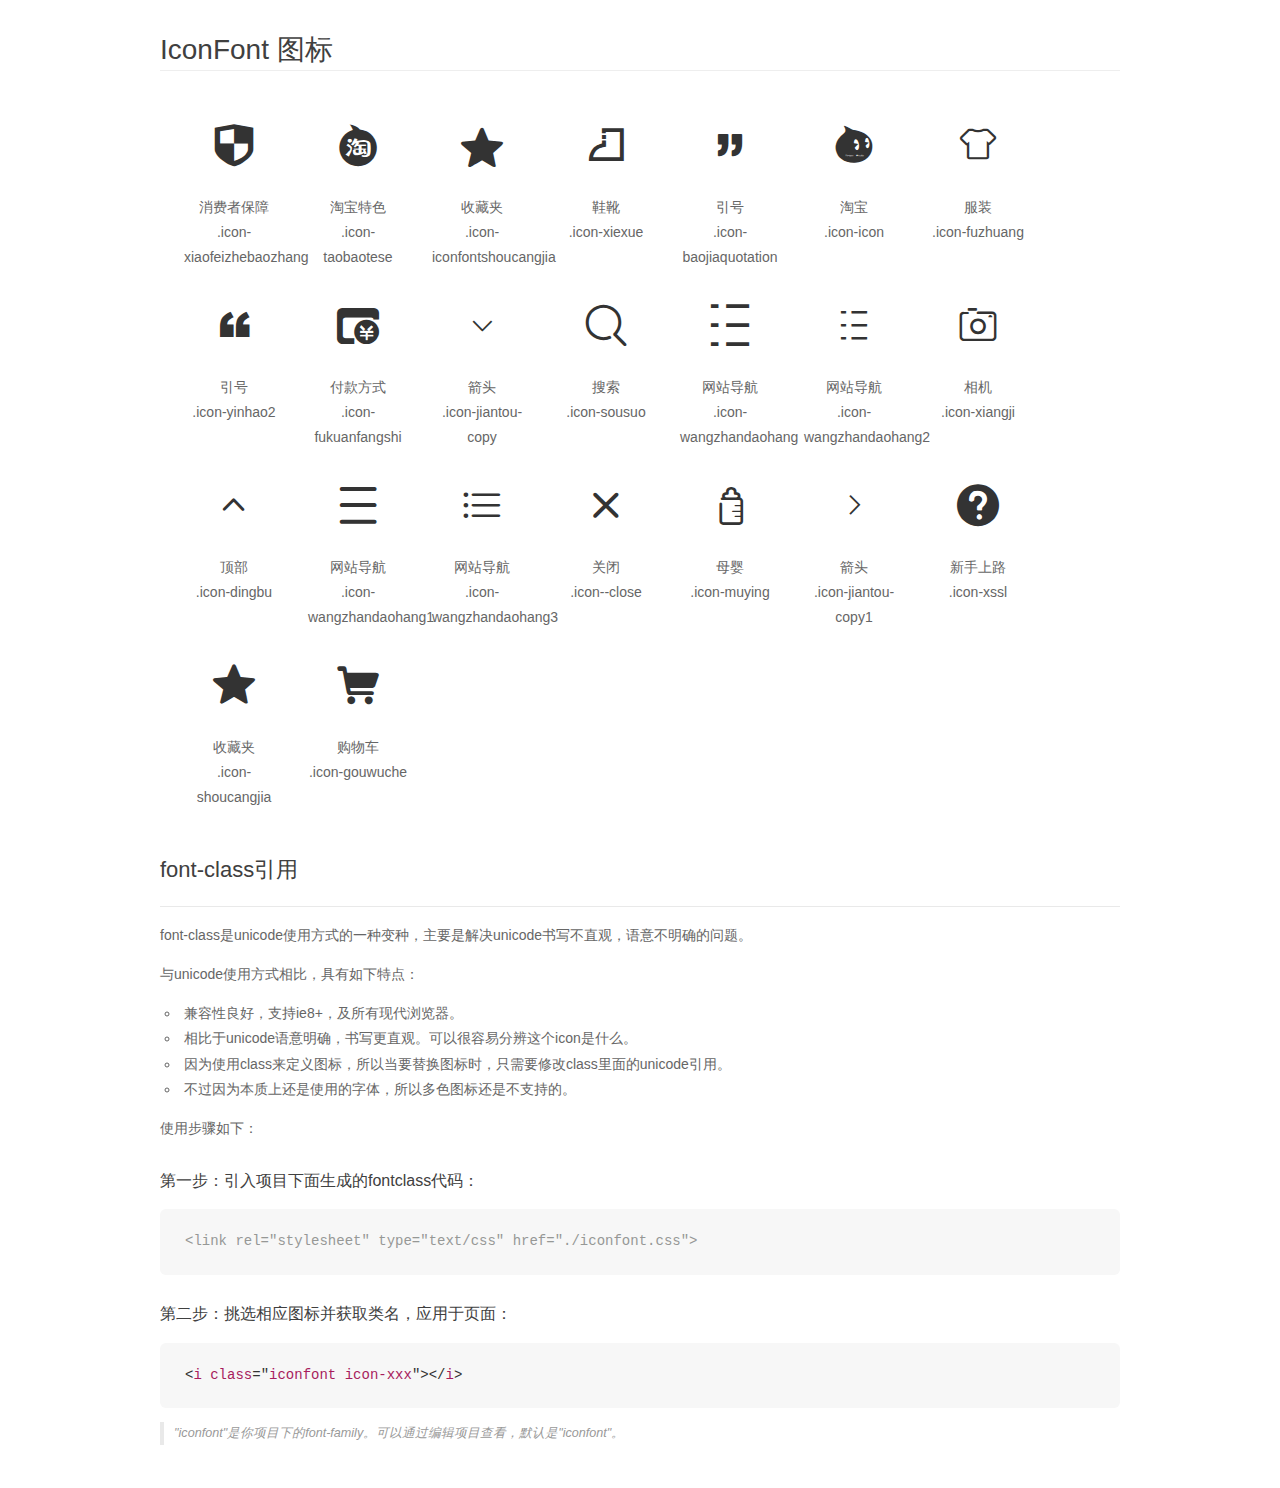
<file: font/demo_fontclass.html>
<!DOCTYPE html>
<html>
<head>
    <meta charset="utf-8"/>
    <title>IconFont</title>
    <link rel="stylesheet" href="demo.css">
    <link rel="stylesheet" href="iconfont.css">
</head>
<body>
    <div class="main markdown">
        <h1>IconFont 图标</h1>
        <ul class="icon_lists clear">
            
                <li>
                <i class="icon iconfont icon-xiaofeizhebaozhang"></i>
                    <div class="name">消费者保障</div>
                    <div class="fontclass">.icon-xiaofeizhebaozhang</div>
                </li>
            
                <li>
                <i class="icon iconfont icon-taobaotese"></i>
                    <div class="name">淘宝特色</div>
                    <div class="fontclass">.icon-taobaotese</div>
                </li>
            
                <li>
                <i class="icon iconfont icon-iconfontshoucangjia"></i>
                    <div class="name">收藏夹</div>
                    <div class="fontclass">.icon-iconfontshoucangjia</div>
                </li>
            
                <li>
                <i class="icon iconfont icon-xiexue"></i>
                    <div class="name">鞋靴</div>
                    <div class="fontclass">.icon-xiexue</div>
                </li>
            
                <li>
                <i class="icon iconfont icon-baojiaquotation"></i>
                    <div class="name">引号</div>
                    <div class="fontclass">.icon-baojiaquotation</div>
                </li>
            
                <li>
                <i class="icon iconfont icon-icon"></i>
                    <div class="name">淘宝</div>
                    <div class="fontclass">.icon-icon</div>
                </li>
            
                <li>
                <i class="icon iconfont icon-fuzhuang"></i>
                    <div class="name">服装</div>
                    <div class="fontclass">.icon-fuzhuang</div>
                </li>
            
                <li>
                <i class="icon iconfont icon-yinhao2"></i>
                    <div class="name">引号</div>
                    <div class="fontclass">.icon-yinhao2</div>
                </li>
            
                <li>
                <i class="icon iconfont icon-fukuanfangshi"></i>
                    <div class="name">付款方式</div>
                    <div class="fontclass">.icon-fukuanfangshi</div>
                </li>
            
                <li>
                <i class="icon iconfont icon-jiantou-copy"></i>
                    <div class="name">箭头</div>
                    <div class="fontclass">.icon-jiantou-copy</div>
                </li>
            
                <li>
                <i class="icon iconfont icon-sousuo"></i>
                    <div class="name">搜索</div>
                    <div class="fontclass">.icon-sousuo</div>
                </li>
            
                <li>
                <i class="icon iconfont icon-wangzhandaohang"></i>
                    <div class="name">网站导航</div>
                    <div class="fontclass">.icon-wangzhandaohang</div>
                </li>
            
                <li>
                <i class="icon iconfont icon-wangzhandaohang2"></i>
                    <div class="name">网站导航</div>
                    <div class="fontclass">.icon-wangzhandaohang2</div>
                </li>
            
                <li>
                <i class="icon iconfont icon-xiangji"></i>
                    <div class="name">相机</div>
                    <div class="fontclass">.icon-xiangji</div>
                </li>
            
                <li>
                <i class="icon iconfont icon-dingbu"></i>
                    <div class="name">顶部</div>
                    <div class="fontclass">.icon-dingbu</div>
                </li>
            
                <li>
                <i class="icon iconfont icon-wangzhandaohang1"></i>
                    <div class="name">网站导航</div>
                    <div class="fontclass">.icon-wangzhandaohang1</div>
                </li>
            
                <li>
                <i class="icon iconfont icon-wangzhandaohang3"></i>
                    <div class="name">网站导航</div>
                    <div class="fontclass">.icon-wangzhandaohang3</div>
                </li>
            
                <li>
                <i class="icon iconfont icon--close"></i>
                    <div class="name">关闭</div>
                    <div class="fontclass">.icon--close</div>
                </li>
            
                <li>
                <i class="icon iconfont icon-muying"></i>
                    <div class="name">母婴</div>
                    <div class="fontclass">.icon-muying</div>
                </li>
            
                <li>
                <i class="icon iconfont icon-jiantou-copy1"></i>
                    <div class="name">箭头</div>
                    <div class="fontclass">.icon-jiantou-copy1</div>
                </li>
            
                <li>
                <i class="icon iconfont icon-xssl"></i>
                    <div class="name">新手上路</div>
                    <div class="fontclass">.icon-xssl</div>
                </li>
            
                <li>
                <i class="icon iconfont icon-shoucangjia"></i>
                    <div class="name">收藏夹</div>
                    <div class="fontclass">.icon-shoucangjia</div>
                </li>
            
                <li>
                <i class="icon iconfont icon-gouwuche"></i>
                    <div class="name">购物车</div>
                    <div class="fontclass">.icon-gouwuche</div>
                </li>
            
        </ul>

        <h2 id="font-class-">font-class引用</h2>
        <hr>

        <p>font-class是unicode使用方式的一种变种，主要是解决unicode书写不直观，语意不明确的问题。</p>
        <p>与unicode使用方式相比，具有如下特点：</p>
        <ul>
        <li>兼容性良好，支持ie8+，及所有现代浏览器。</li>
        <li>相比于unicode语意明确，书写更直观。可以很容易分辨这个icon是什么。</li>
        <li>因为使用class来定义图标，所以当要替换图标时，只需要修改class里面的unicode引用。</li>
        <li>不过因为本质上还是使用的字体，所以多色图标还是不支持的。</li>
        </ul>
        <p>使用步骤如下：</p>
        <h3 id="-fontclass-">第一步：引入项目下面生成的fontclass代码：</h3>


        <pre><code class="lang-js hljs javascript"><span class="hljs-comment">&lt;link rel="stylesheet" type="text/css" href="./iconfont.css"&gt;</span></code></pre>
        <h3 id="-">第二步：挑选相应图标并获取类名，应用于页面：</h3>
        <pre><code class="lang-css hljs">&lt;<span class="hljs-selector-tag">i</span> <span class="hljs-selector-tag">class</span>="<span class="hljs-selector-tag">iconfont</span> <span class="hljs-selector-tag">icon-xxx</span>"&gt;&lt;/<span class="hljs-selector-tag">i</span>&gt;</code></pre>
        <blockquote>
        <p>"iconfont"是你项目下的font-family。可以通过编辑项目查看，默认是"iconfont"。</p>
        </blockquote>
    </div>
</body>
</html>
</file>
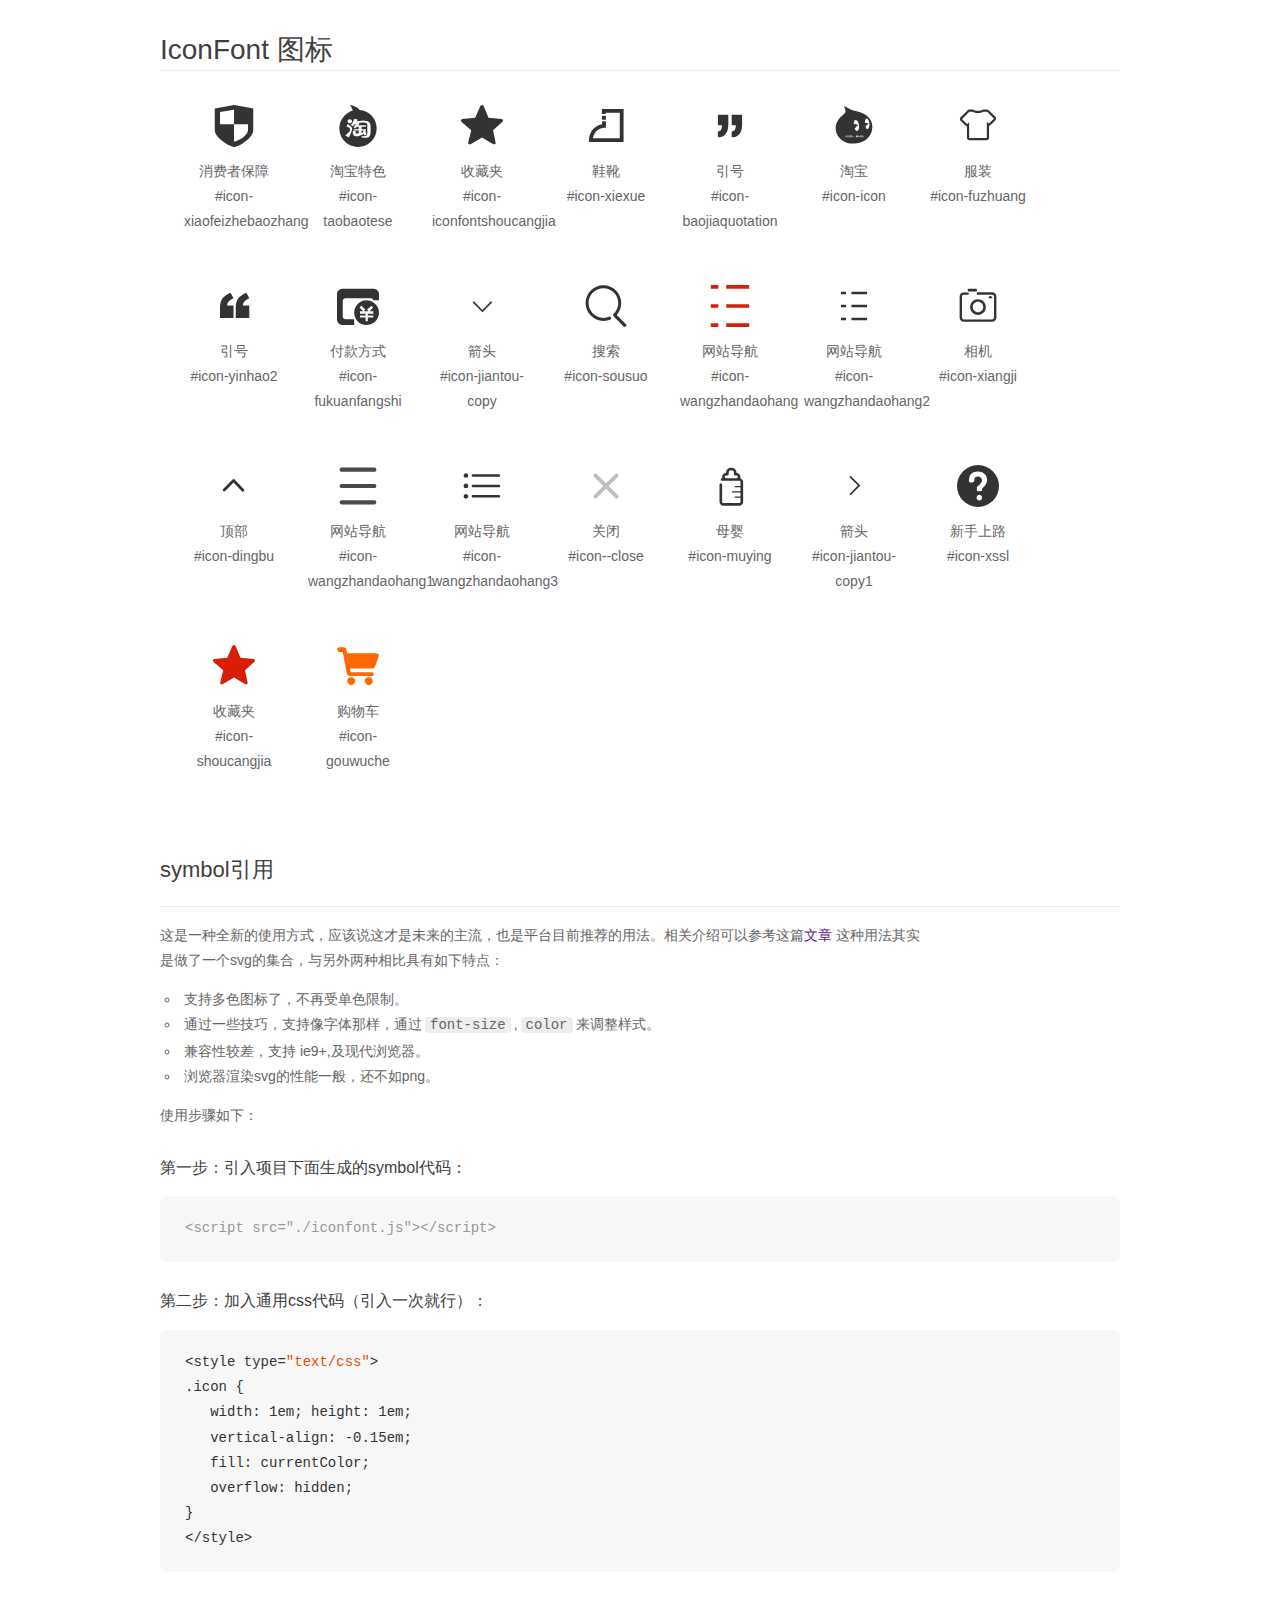
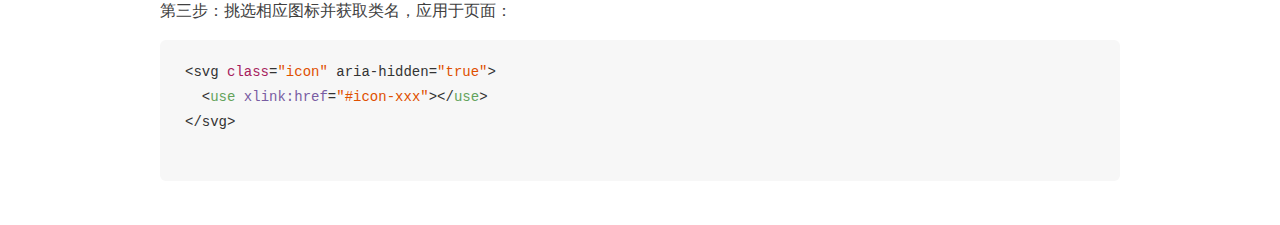
<file: font/demo_symbol.html>
<!DOCTYPE html>
<html>
<head>
    <meta charset="utf-8"/>
    <title>IconFont</title>
    <link rel="stylesheet" href="demo.css">
    <script src="iconfont.js"></script>

    <style type="text/css">
        .icon {
          /* 通过设置 font-size 来改变图标大小 */
          width: 1em; height: 1em;
          /* 图标和文字相邻时，垂直对齐 */
          vertical-align: -0.15em;
          /* 通过设置 color 来改变 SVG 的颜色/fill */
          fill: currentColor;
          /* path 和 stroke 溢出 viewBox 部分在 IE 下会显示
             normalize.css 中也包含这行 */
          overflow: hidden;
        }

    </style>
</head>
<body>
    <div class="main markdown">
        <h1>IconFont 图标</h1>
        <ul class="icon_lists clear">
            
                <li>
                    <svg class="icon" aria-hidden="true">
                        <use xlink:href="#icon-xiaofeizhebaozhang"></use>
                    </svg>
                    <div class="name">消费者保障</div>
                    <div class="fontclass">#icon-xiaofeizhebaozhang</div>
                </li>
            
                <li>
                    <svg class="icon" aria-hidden="true">
                        <use xlink:href="#icon-taobaotese"></use>
                    </svg>
                    <div class="name">淘宝特色</div>
                    <div class="fontclass">#icon-taobaotese</div>
                </li>
            
                <li>
                    <svg class="icon" aria-hidden="true">
                        <use xlink:href="#icon-iconfontshoucangjia"></use>
                    </svg>
                    <div class="name">收藏夹</div>
                    <div class="fontclass">#icon-iconfontshoucangjia</div>
                </li>
            
                <li>
                    <svg class="icon" aria-hidden="true">
                        <use xlink:href="#icon-xiexue"></use>
                    </svg>
                    <div class="name">鞋靴</div>
                    <div class="fontclass">#icon-xiexue</div>
                </li>
            
                <li>
                    <svg class="icon" aria-hidden="true">
                        <use xlink:href="#icon-baojiaquotation"></use>
                    </svg>
                    <div class="name">引号</div>
                    <div class="fontclass">#icon-baojiaquotation</div>
                </li>
            
                <li>
                    <svg class="icon" aria-hidden="true">
                        <use xlink:href="#icon-icon"></use>
                    </svg>
                    <div class="name">淘宝</div>
                    <div class="fontclass">#icon-icon</div>
                </li>
            
                <li>
                    <svg class="icon" aria-hidden="true">
                        <use xlink:href="#icon-fuzhuang"></use>
                    </svg>
                    <div class="name">服装</div>
                    <div class="fontclass">#icon-fuzhuang</div>
                </li>
            
                <li>
                    <svg class="icon" aria-hidden="true">
                        <use xlink:href="#icon-yinhao2"></use>
                    </svg>
                    <div class="name">引号</div>
                    <div class="fontclass">#icon-yinhao2</div>
                </li>
            
                <li>
                    <svg class="icon" aria-hidden="true">
                        <use xlink:href="#icon-fukuanfangshi"></use>
                    </svg>
                    <div class="name">付款方式</div>
                    <div class="fontclass">#icon-fukuanfangshi</div>
                </li>
            
                <li>
                    <svg class="icon" aria-hidden="true">
                        <use xlink:href="#icon-jiantou-copy"></use>
                    </svg>
                    <div class="name">箭头</div>
                    <div class="fontclass">#icon-jiantou-copy</div>
                </li>
            
                <li>
                    <svg class="icon" aria-hidden="true">
                        <use xlink:href="#icon-sousuo"></use>
                    </svg>
                    <div class="name">搜索</div>
                    <div class="fontclass">#icon-sousuo</div>
                </li>
            
                <li>
                    <svg class="icon" aria-hidden="true">
                        <use xlink:href="#icon-wangzhandaohang"></use>
                    </svg>
                    <div class="name">网站导航</div>
                    <div class="fontclass">#icon-wangzhandaohang</div>
                </li>
            
                <li>
                    <svg class="icon" aria-hidden="true">
                        <use xlink:href="#icon-wangzhandaohang2"></use>
                    </svg>
                    <div class="name">网站导航</div>
                    <div class="fontclass">#icon-wangzhandaohang2</div>
                </li>
            
                <li>
                    <svg class="icon" aria-hidden="true">
                        <use xlink:href="#icon-xiangji"></use>
                    </svg>
                    <div class="name">相机</div>
                    <div class="fontclass">#icon-xiangji</div>
                </li>
            
                <li>
                    <svg class="icon" aria-hidden="true">
                        <use xlink:href="#icon-dingbu"></use>
                    </svg>
                    <div class="name">顶部</div>
                    <div class="fontclass">#icon-dingbu</div>
                </li>
            
                <li>
                    <svg class="icon" aria-hidden="true">
                        <use xlink:href="#icon-wangzhandaohang1"></use>
                    </svg>
                    <div class="name">网站导航</div>
                    <div class="fontclass">#icon-wangzhandaohang1</div>
                </li>
            
                <li>
                    <svg class="icon" aria-hidden="true">
                        <use xlink:href="#icon-wangzhandaohang3"></use>
                    </svg>
                    <div class="name">网站导航</div>
                    <div class="fontclass">#icon-wangzhandaohang3</div>
                </li>
            
                <li>
                    <svg class="icon" aria-hidden="true">
                        <use xlink:href="#icon--close"></use>
                    </svg>
                    <div class="name">关闭</div>
                    <div class="fontclass">#icon--close</div>
                </li>
            
                <li>
                    <svg class="icon" aria-hidden="true">
                        <use xlink:href="#icon-muying"></use>
                    </svg>
                    <div class="name">母婴</div>
                    <div class="fontclass">#icon-muying</div>
                </li>
            
                <li>
                    <svg class="icon" aria-hidden="true">
                        <use xlink:href="#icon-jiantou-copy1"></use>
                    </svg>
                    <div class="name">箭头</div>
                    <div class="fontclass">#icon-jiantou-copy1</div>
                </li>
            
                <li>
                    <svg class="icon" aria-hidden="true">
                        <use xlink:href="#icon-xssl"></use>
                    </svg>
                    <div class="name">新手上路</div>
                    <div class="fontclass">#icon-xssl</div>
                </li>
            
                <li>
                    <svg class="icon" aria-hidden="true">
                        <use xlink:href="#icon-shoucangjia"></use>
                    </svg>
                    <div class="name">收藏夹</div>
                    <div class="fontclass">#icon-shoucangjia</div>
                </li>
            
                <li>
                    <svg class="icon" aria-hidden="true">
                        <use xlink:href="#icon-gouwuche"></use>
                    </svg>
                    <div class="name">购物车</div>
                    <div class="fontclass">#icon-gouwuche</div>
                </li>
            
        </ul>


        <h2 id="symbol-">symbol引用</h2>
        <hr>

        <p>这是一种全新的使用方式，应该说这才是未来的主流，也是平台目前推荐的用法。相关介绍可以参考这篇<a href="">文章</a>
        这种用法其实是做了一个svg的集合，与另外两种相比具有如下特点：</p>
        <ul>
          <li>支持多色图标了，不再受单色限制。</li>
          <li>通过一些技巧，支持像字体那样，通过<code>font-size</code>,<code>color</code>来调整样式。</li>
          <li>兼容性较差，支持 ie9+,及现代浏览器。</li>
          <li>浏览器渲染svg的性能一般，还不如png。</li>
        </ul>
        <p>使用步骤如下：</p>
        <h3 id="-symbol-">第一步：引入项目下面生成的symbol代码：</h3>
        <pre><code class="lang-js hljs javascript"><span class="hljs-comment">&lt;script src="./iconfont.js"&gt;&lt;/script&gt;</span></code></pre>
        <h3 id="-css-">第二步：加入通用css代码（引入一次就行）：</h3>
        <pre><code class="lang-js hljs javascript">&lt;style type=<span class="hljs-string">"text/css"</span>&gt;
.icon {
   width: <span class="hljs-number">1</span>em; height: <span class="hljs-number">1</span>em;
   vertical-align: <span class="hljs-number">-0.15</span>em;
   fill: currentColor;
   overflow: hidden;
}
&lt;<span class="hljs-regexp">/style&gt;</span></code></pre>
        <h3 id="-">第三步：挑选相应图标并获取类名，应用于页面：</h3>
        <pre><code class="lang-js hljs javascript">&lt;svg <span class="hljs-class"><span class="hljs-keyword">class</span></span>=<span class="hljs-string">"icon"</span> aria-hidden=<span class="hljs-string">"true"</span>&gt;<span class="xml"><span class="hljs-tag">
  &lt;<span class="hljs-name">use</span> <span class="hljs-attr">xlink:href</span>=<span class="hljs-string">"#icon-xxx"</span>&gt;</span><span class="hljs-tag">&lt;/<span class="hljs-name">use</span>&gt;</span>
</span>&lt;<span class="hljs-regexp">/svg&gt;
        </span></code></pre>
    </div>
</body>
</html>
</file>
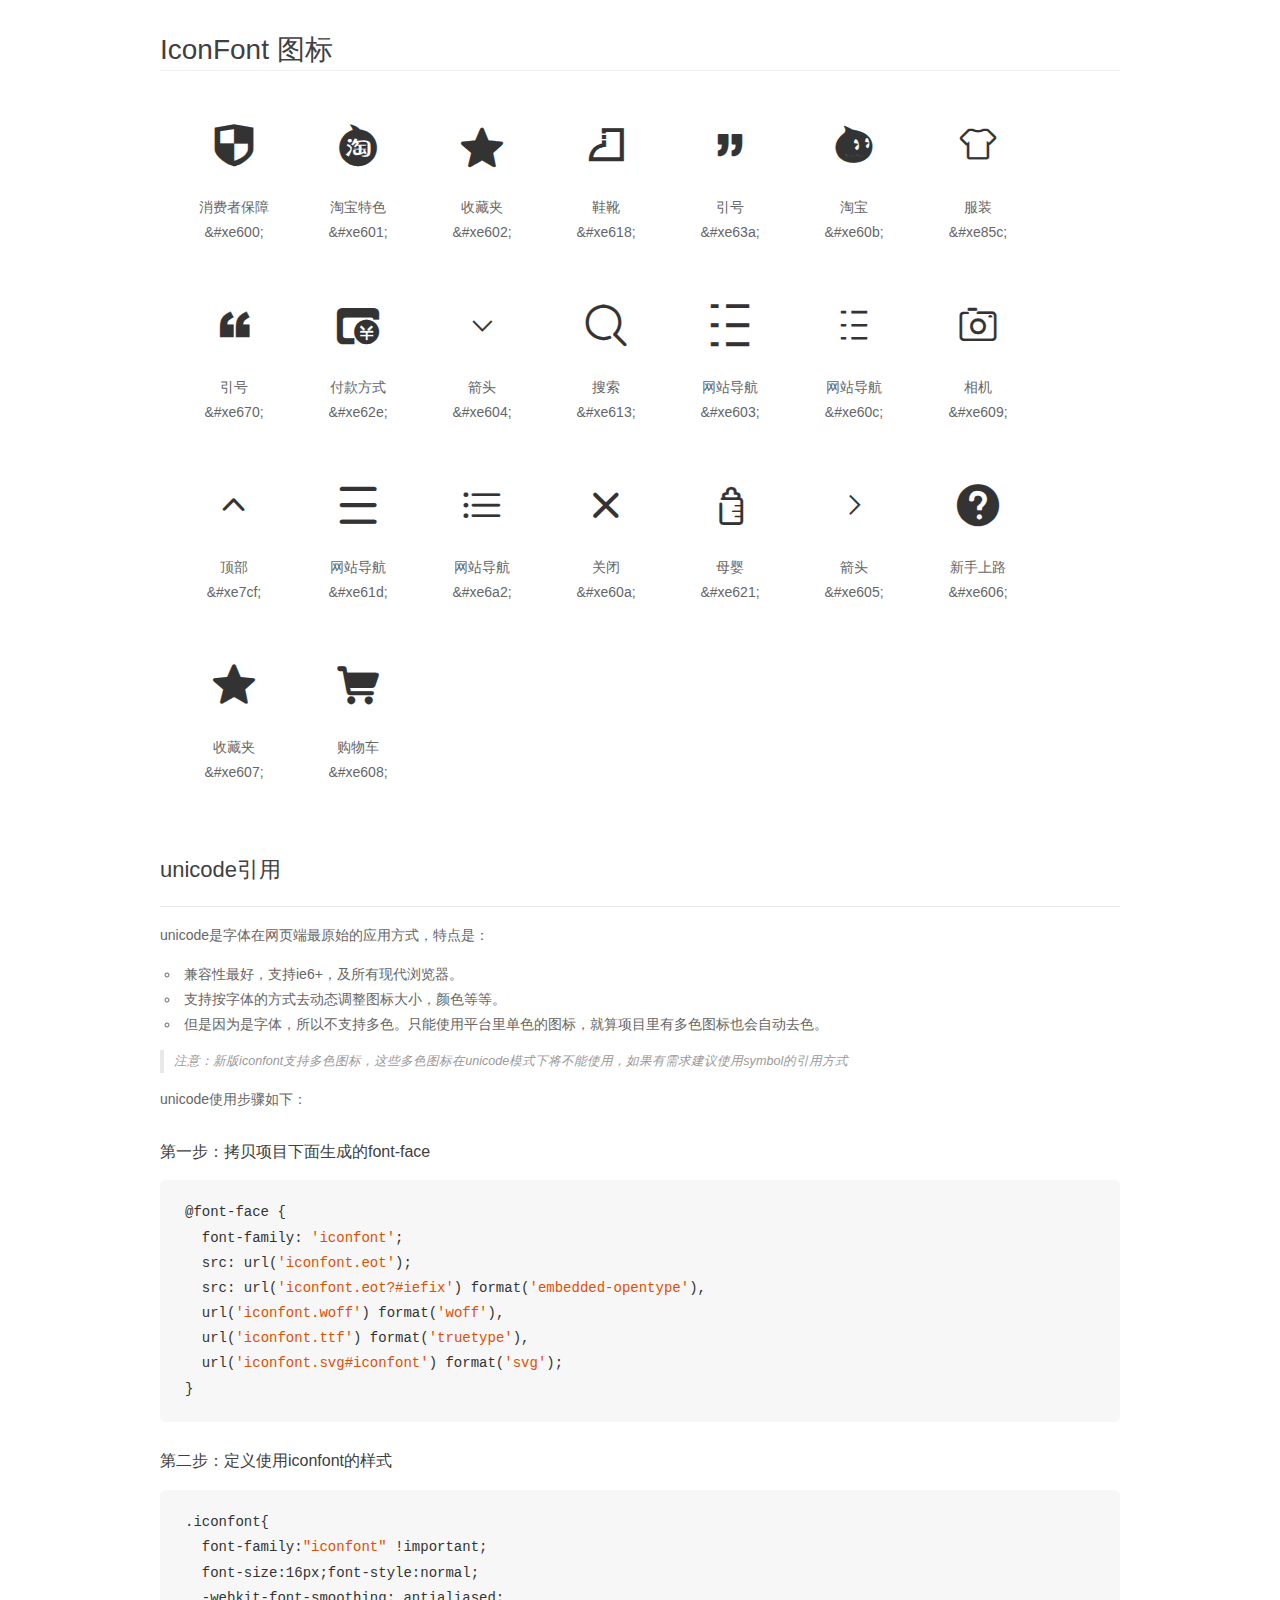
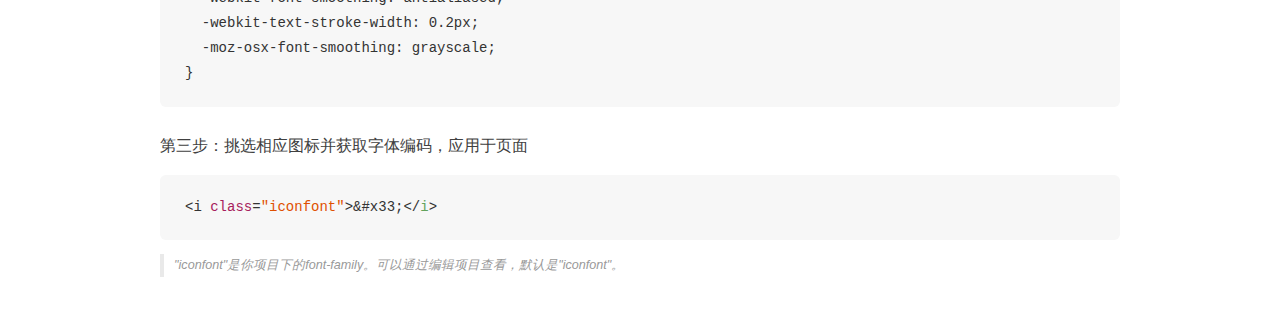
<file: font/demo_unicode.html>
<!DOCTYPE html>
<html>
<head>
    <meta charset="utf-8"/>
    <title>IconFont</title>
    <link rel="stylesheet" href="demo.css">

    <style type="text/css">

        @font-face {font-family: "iconfont";
          src: url('iconfont.eot'); /* IE9*/
          src: url('iconfont.eot#iefix') format('embedded-opentype'), /* IE6-IE8 */
          url('iconfont.woff') format('woff'), /* chrome, firefox */
          url('iconfont.ttf') format('truetype'), /* chrome, firefox, opera, Safari, Android, iOS 4.2+*/
          url('iconfont.svg#iconfont') format('svg'); /* iOS 4.1- */
        }

        .iconfont {
          font-family:"iconfont" !important;
          font-size:16px;
          font-style:normal;
          -webkit-font-smoothing: antialiased;
          -webkit-text-stroke-width: 0.2px;
          -moz-osx-font-smoothing: grayscale;
        }

    </style>
</head>
<body>
    <div class="main markdown">
        <h1>IconFont 图标</h1>
        <ul class="icon_lists clear">
            
                <li>
                <i class="icon iconfont">&#xe600;</i>
                    <div class="name">消费者保障</div>
                    <div class="code">&amp;#xe600;</div>
                </li>
            
                <li>
                <i class="icon iconfont">&#xe601;</i>
                    <div class="name">淘宝特色</div>
                    <div class="code">&amp;#xe601;</div>
                </li>
            
                <li>
                <i class="icon iconfont">&#xe602;</i>
                    <div class="name">收藏夹</div>
                    <div class="code">&amp;#xe602;</div>
                </li>
            
                <li>
                <i class="icon iconfont">&#xe618;</i>
                    <div class="name">鞋靴</div>
                    <div class="code">&amp;#xe618;</div>
                </li>
            
                <li>
                <i class="icon iconfont">&#xe63a;</i>
                    <div class="name">引号</div>
                    <div class="code">&amp;#xe63a;</div>
                </li>
            
                <li>
                <i class="icon iconfont">&#xe60b;</i>
                    <div class="name">淘宝</div>
                    <div class="code">&amp;#xe60b;</div>
                </li>
            
                <li>
                <i class="icon iconfont">&#xe85c;</i>
                    <div class="name">服装</div>
                    <div class="code">&amp;#xe85c;</div>
                </li>
            
                <li>
                <i class="icon iconfont">&#xe670;</i>
                    <div class="name">引号</div>
                    <div class="code">&amp;#xe670;</div>
                </li>
            
                <li>
                <i class="icon iconfont">&#xe62e;</i>
                    <div class="name">付款方式</div>
                    <div class="code">&amp;#xe62e;</div>
                </li>
            
                <li>
                <i class="icon iconfont">&#xe604;</i>
                    <div class="name">箭头</div>
                    <div class="code">&amp;#xe604;</div>
                </li>
            
                <li>
                <i class="icon iconfont">&#xe613;</i>
                    <div class="name">搜索</div>
                    <div class="code">&amp;#xe613;</div>
                </li>
            
                <li>
                <i class="icon iconfont">&#xe603;</i>
                    <div class="name">网站导航</div>
                    <div class="code">&amp;#xe603;</div>
                </li>
            
                <li>
                <i class="icon iconfont">&#xe60c;</i>
                    <div class="name">网站导航</div>
                    <div class="code">&amp;#xe60c;</div>
                </li>
            
                <li>
                <i class="icon iconfont">&#xe609;</i>
                    <div class="name">相机</div>
                    <div class="code">&amp;#xe609;</div>
                </li>
            
                <li>
                <i class="icon iconfont">&#xe7cf;</i>
                    <div class="name">顶部</div>
                    <div class="code">&amp;#xe7cf;</div>
                </li>
            
                <li>
                <i class="icon iconfont">&#xe61d;</i>
                    <div class="name">网站导航</div>
                    <div class="code">&amp;#xe61d;</div>
                </li>
            
                <li>
                <i class="icon iconfont">&#xe6a2;</i>
                    <div class="name">网站导航</div>
                    <div class="code">&amp;#xe6a2;</div>
                </li>
            
                <li>
                <i class="icon iconfont">&#xe60a;</i>
                    <div class="name">关闭</div>
                    <div class="code">&amp;#xe60a;</div>
                </li>
            
                <li>
                <i class="icon iconfont">&#xe621;</i>
                    <div class="name">母婴</div>
                    <div class="code">&amp;#xe621;</div>
                </li>
            
                <li>
                <i class="icon iconfont">&#xe605;</i>
                    <div class="name">箭头</div>
                    <div class="code">&amp;#xe605;</div>
                </li>
            
                <li>
                <i class="icon iconfont">&#xe606;</i>
                    <div class="name">新手上路</div>
                    <div class="code">&amp;#xe606;</div>
                </li>
            
                <li>
                <i class="icon iconfont">&#xe607;</i>
                    <div class="name">收藏夹</div>
                    <div class="code">&amp;#xe607;</div>
                </li>
            
                <li>
                <i class="icon iconfont">&#xe608;</i>
                    <div class="name">购物车</div>
                    <div class="code">&amp;#xe608;</div>
                </li>
            
        </ul>
        <h2 id="unicode-">unicode引用</h2>
        <hr>

        <p>unicode是字体在网页端最原始的应用方式，特点是：</p>
        <ul>
        <li>兼容性最好，支持ie6+，及所有现代浏览器。</li>
        <li>支持按字体的方式去动态调整图标大小，颜色等等。</li>
        <li>但是因为是字体，所以不支持多色。只能使用平台里单色的图标，就算项目里有多色图标也会自动去色。</li>
        </ul>
        <blockquote>
        <p>注意：新版iconfont支持多色图标，这些多色图标在unicode模式下将不能使用，如果有需求建议使用symbol的引用方式</p>
        </blockquote>
        <p>unicode使用步骤如下：</p>
        <h3 id="-font-face">第一步：拷贝项目下面生成的font-face</h3>
        <pre><code class="lang-js hljs javascript">@font-face {
  font-family: <span class="hljs-string">'iconfont'</span>;
  src: url(<span class="hljs-string">'iconfont.eot'</span>);
  src: url(<span class="hljs-string">'iconfont.eot?#iefix'</span>) format(<span class="hljs-string">'embedded-opentype'</span>),
  url(<span class="hljs-string">'iconfont.woff'</span>) format(<span class="hljs-string">'woff'</span>),
  url(<span class="hljs-string">'iconfont.ttf'</span>) format(<span class="hljs-string">'truetype'</span>),
  url(<span class="hljs-string">'iconfont.svg#iconfont'</span>) format(<span class="hljs-string">'svg'</span>);
}
</code></pre>
        <h3 id="-iconfont-">第二步：定义使用iconfont的样式</h3>
        <pre><code class="lang-js hljs javascript">.iconfont{
  font-family:<span class="hljs-string">"iconfont"</span> !important;
  font-size:<span class="hljs-number">16</span>px;font-style:normal;
  -webkit-font-smoothing: antialiased;
  -webkit-text-stroke-width: <span class="hljs-number">0.2</span>px;
  -moz-osx-font-smoothing: grayscale;
}
</code></pre>
        <h3 id="-">第三步：挑选相应图标并获取字体编码，应用于页面</h3>
        <pre><code class="lang-js hljs javascript">&lt;i <span class="hljs-class"><span class="hljs-keyword">class</span></span>=<span class="hljs-string">"iconfont"</span>&gt;&amp;#x33;<span class="xml"><span class="hljs-tag">&lt;/<span class="hljs-name">i</span>&gt;</span></span></code></pre>

        <blockquote>
        <p>"iconfont"是你项目下的font-family。可以通过编辑项目查看，默认是"iconfont"。</p>
        </blockquote>
    </div>


</body>
</html>
</file>
<file: font/iconfont.css>
@font-face {font-family: "iconfont";
  src: url('iconfont.eot?t=1509895804612'); /* IE9*/
  src: url('iconfont.eot?t=1509895804612#iefix') format('embedded-opentype'), /* IE6-IE8 */
  url('[data-uri]') format('woff'),
  url('iconfont.ttf?t=1509895804612') format('truetype'), /* chrome, firefox, opera, Safari, Android, iOS 4.2+*/
  url('iconfont.svg?t=1509895804612#iconfont') format('svg'); /* iOS 4.1- */
}

.iconfont {
  font-family:"iconfont" !important;
  font-size:16px;
  font-style:normal;
  -webkit-font-smoothing: antialiased;
  -moz-osx-font-smoothing: grayscale;
}

.icon-xiaofeizhebaozhang:before { content: "\e600"; }

.icon-taobaotese:before { content: "\e601"; }

.icon-iconfontshoucangjia:before { content: "\e602"; }

.icon-xiexue:before { content: "\e618"; }

.icon-baojiaquotation:before { content: "\e63a"; }

.icon-icon:before { content: "\e60b"; }

.icon-fuzhuang:before { content: "\e85c"; }

.icon-yinhao2:before { content: "\e670"; }

.icon-fukuanfangshi:before { content: "\e62e"; }

.icon-jiantou-copy:before { content: "\e604"; }

.icon-sousuo:before { content: "\e613"; }

.icon-wangzhandaohang:before { content: "\e603"; }

.icon-wangzhandaohang2:before { content: "\e60c"; }

.icon-xiangji:before { content: "\e609"; }

.icon-dingbu:before { content: "\e7cf"; }

.icon-wangzhandaohang1:before { content: "\e61d"; }

.icon-wangzhandaohang3:before { content: "\e6a2"; }

.icon--close:before { content: "\e60a"; }

.icon-muying:before { content: "\e621"; }

.icon-jiantou-copy1:before { content: "\e605"; }

.icon-xssl:before { content: "\e606"; }

.icon-shoucangjia:before { content: "\e607"; }

.icon-gouwuche:before { content: "\e608"; }
</file>
<file: font/demo.css>
*{margin: 0;padding: 0;list-style: none;}
/*
KISSY CSS Reset
理念：1. reset 的目的不是清除浏览器的默认样式，这仅是部分工作。清除和重置是紧密不可分的。
2. reset 的目的不是让默认样式在所有浏览器下一致，而是减少默认样式有可能带来的问题。
3. reset 期望提供一套普适通用的基础样式。但没有银弹，推荐根据具体需求，裁剪和修改后再使用。
特色：1. 适应中文；2. 基于最新主流浏览器。
维护：玉伯<lifesinger@gmail.com>, 正淳<ragecarrier@gmail.com>
 */

/** 清除内外边距 **/
body, h1, h2, h3, h4, h5, h6, hr, p, blockquote, /* structural elements 结构元素 */
dl, dt, dd, ul, ol, li, /* list elements 列表元素 */
pre, /* text formatting elements 文本格式元素 */
form, fieldset, legend, button, input, textarea, /* form elements 表单元素 */
th, td /* table elements 表格元素 */ {
  margin: 0;
  padding: 0;
}

/** 设置默认字体 **/
body,
button, input, select, textarea /* for ie */ {
  font: 12px/1.5 tahoma, arial, \5b8b\4f53, sans-serif;
}
h1, h2, h3, h4, h5, h6 { font-size: 100%; }
address, cite, dfn, em, var { font-style: normal; } /* 将斜体扶正 */
code, kbd, pre, samp { font-family: courier new, courier, monospace; } /* 统一等宽字体 */
small { font-size: 12px; } /* 小于 12px 的中文很难阅读，让 small 正常化 */

/** 重置列表元素 **/
ul, ol { list-style: none; }

/** 重置文本格式元素 **/
a { text-decoration: none; }
a:hover { text-decoration: underline; }


/** 重置表单元素 **/
legend { color: #000; } /* for ie6 */
fieldset, img { border: 0; } /* img 搭车：让链接里的 img 无边框 */
button, input, select, textarea { font-size: 100%; } /* 使得表单元素在 ie 下能继承字体大小 */
/* 注：optgroup 无法扶正 */

/** 重置表格元素 **/
table { border-collapse: collapse; border-spacing: 0; }

/* 清除浮动 */
.ks-clear:after, .clear:after {
  content: '\20';
  display: block;
  height: 0;
  clear: both;
}
.ks-clear, .clear {
  *zoom: 1;
}

.main {
  padding: 30px 100px;
width: 960px;
margin: 0 auto;
}
.main h1{font-size:36px; color:#333; text-align:left;margin-bottom:30px; border-bottom: 1px solid #eee;}

.helps{margin-top:40px;}
.helps pre{
  padding:20px;
  margin:10px 0;
  border:solid 1px #e7e1cd;
  background-color: #fffdef;
  overflow: auto;
}

.icon_lists{
  width: 100% !important;

}

.icon_lists li{
  float:left;
  width: 100px;
  height:180px;
  text-align: center;
  list-style: none !important;
}
.icon_lists .icon{
  font-size: 42px;
  line-height: 100px;
  margin: 10px 0;
  color:#333;
  -webkit-transition: font-size 0.25s ease-out 0s;
  -moz-transition: font-size 0.25s ease-out 0s;
  transition: font-size 0.25s ease-out 0s;

}
.icon_lists .icon:hover{
  font-size: 100px;
}



.markdown {
  color: #666;
  font-size: 14px;
  line-height: 1.8;
}

.highlight {
  line-height: 1.5;
}

.markdown img {
  vertical-align: middle;
  max-width: 100%;
}

.markdown h1 {
  color: #404040;
  font-weight: 500;
  line-height: 40px;
  margin-bottom: 24px;
}

.markdown h2,
.markdown h3,
.markdown h4,
.markdown h5,
.markdown h6 {
  color: #404040;
  margin: 1.6em 0 0.6em 0;
  font-weight: 500;
  clear: both;
}

.markdown h1 {
  font-size: 28px;
}

.markdown h2 {
  font-size: 22px;
}

.markdown h3 {
  font-size: 16px;
}

.markdown h4 {
  font-size: 14px;
}

.markdown h5 {
  font-size: 12px;
}

.markdown h6 {
  font-size: 12px;
}

.markdown hr {
  height: 1px;
  border: 0;
  background: #e9e9e9;
  margin: 16px 0;
  clear: both;
}

.markdown p,
.markdown pre {
  margin: 1em 0;
}

.markdown > p,
.markdown > blockquote,
.markdown > .highlight,
.markdown > ol,
.markdown > ul {
  width: 80%;
}

.markdown ul > li {
  list-style: circle;
}

.markdown > ul li,
.markdown blockquote ul > li {
  margin-left: 20px;
  padding-left: 4px;
}

.markdown > ul li p,
.markdown > ol li p {
  margin: 0.6em 0;
}

.markdown ol > li {
  list-style: decimal;
}

.markdown > ol li,
.markdown blockquote ol > li {
  margin-left: 20px;
  padding-left: 4px;
}

.markdown code {
  margin: 0 3px;
  padding: 0 5px;
  background: #eee;
  border-radius: 3px;
}

.markdown pre {
  border-radius: 6px;
  background: #f7f7f7;
  padding: 20px;
}

.markdown pre code {
  border: none;
  background: #f7f7f7;
  margin: 0;
}

.markdown strong,
.markdown b {
  font-weight: 600;
}

.markdown > table {
  border-collapse: collapse;
  border-spacing: 0px;
  empty-cells: show;
  border: 1px solid #e9e9e9;
  width: 95%;
  margin-bottom: 24px;
}

.markdown > table th {
  white-space: nowrap;
  color: #333;
  font-weight: 600;

}

.markdown > table th,
.markdown > table td {
  border: 1px solid #e9e9e9;
  padding: 8px 16px;
  text-align: left;
}

.markdown > table th {
  background: #F7F7F7;
}

.markdown blockquote {
  font-size: 90%;
  color: #999;
  border-left: 4px solid #e9e9e9;
  padding-left: 0.8em;
  margin: 1em 0;
  font-style: italic;
}

.markdown blockquote p {
  margin: 0;
}

.markdown .anchor {
  opacity: 0;
  transition: opacity 0.3s ease;
  margin-left: 8px;
}

.markdown .waiting {
  color: #ccc;
}

.markdown h1:hover .anchor,
.markdown h2:hover .anchor,
.markdown h3:hover .anchor,
.markdown h4:hover .anchor,
.markdown h5:hover .anchor,
.markdown h6:hover .anchor {
  opacity: 1;
  display: inline-block;
}

.markdown > br,
.markdown > p > br {
  clear: both;
}


.hljs {
  display: block;
  background: white;
  padding: 0.5em;
  color: #333333;
  overflow-x: auto;
}

.hljs-comment,
.hljs-meta {
  color: #969896;
}

.hljs-string,
.hljs-variable,
.hljs-template-variable,
.hljs-strong,
.hljs-emphasis,
.hljs-quote {
  color: #df5000;
}

.hljs-keyword,
.hljs-selector-tag,
.hljs-type {
  color: #a71d5d;
}

.hljs-literal,
.hljs-symbol,
.hljs-bullet,
.hljs-attribute {
  color: #0086b3;
}

.hljs-section,
.hljs-name {
  color: #63a35c;
}

.hljs-tag {
  color: #333333;
}

.hljs-title,
.hljs-attr,
.hljs-selector-id,
.hljs-selector-class,
.hljs-selector-attr,
.hljs-selector-pseudo {
  color: #795da3;
}

.hljs-addition {
  color: #55a532;
  background-color: #eaffea;
}

.hljs-deletion {
  color: #bd2c00;
  background-color: #ffecec;
}

.hljs-link {
  text-decoration: underline;
}

pre{
  background: #fff;
}
</file>
